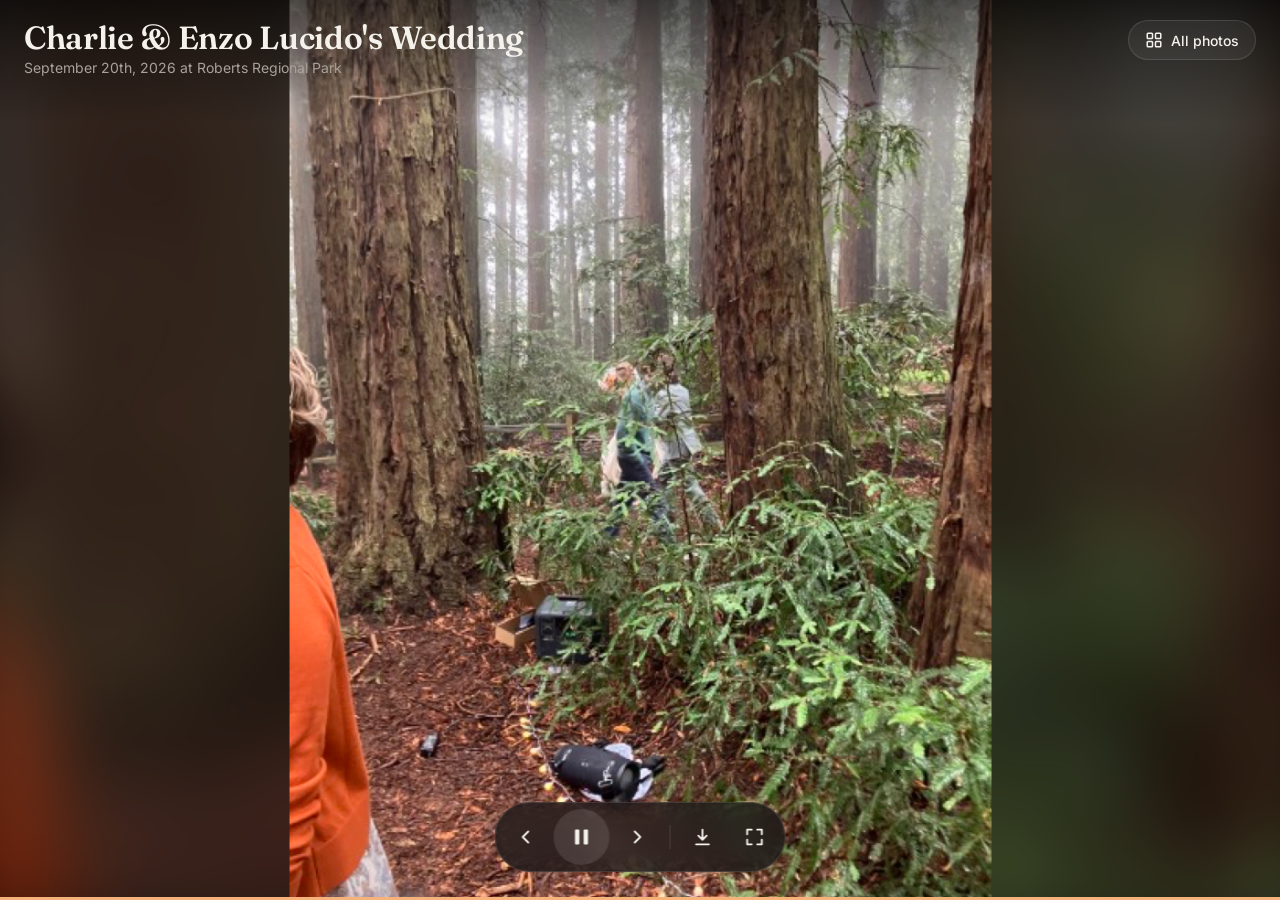
<file: index.html>
<!doctype html>
<html lang="en">
<head>
  <meta charset="utf-8">
  <meta name="viewport" content="width=device-width, initial-scale=1, viewport-fit=cover">
  <title>Event Photos</title>
  <meta name="theme-color" content="#000000">
  <link rel="preconnect" href="https://fonts.googleapis.com">
  <link rel="preconnect" href="https://fonts.gstatic.com" crossorigin>
  <link href="https://fonts.googleapis.com/css2?family=Fraunces:opsz,wght@9..144,600&family=Inter:wght@400;500&display=swap" rel="stylesheet">
  <link rel="icon" href="data:image/svg+xml,%3Csvg xmlns=%27http://www.w3.org/2000/svg%27 viewBox=%270 0 24 24%27%3E%3Crect x=%272%27 y=%276%27 width=%2720%27 height=%2715%27 rx=%273%27 fill=%27%23F5B27A%27/%3E%3Cpath d=%27M8 6l1.5-3h5L16 6%27 fill=%27%23F5B27A%27/%3E%3Ccircle cx=%2712%27 cy=%2713.5%27 r=%274%27 fill=%27%23111%27/%3E%3C/svg%3E">
  <link rel="stylesheet" href="assets/style.css">
</head>
<body class="show">

  <div class="stage" id="stage">
    <div class="layer"><div class="blur"></div><img alt=""></div>
    <div class="layer"><div class="blur"></div><img alt=""></div>
  </div>

  <header class="topbar">
    <div class="brand">
      <h1 data-event-name>Event Photos</h1>
      <p data-subtitle></p>
    </div>
    <a class="btn" href="gallery.html" title="See all photos">
      <svg viewBox="0 0 24 24" fill="none" stroke="currentColor" stroke-width="2" stroke-linecap="round"><rect x="3" y="3" width="7" height="7" rx="1"/><rect x="14" y="3" width="7" height="7" rx="1"/><rect x="3" y="14" width="7" height="7" rx="1"/><rect x="14" y="14" width="7" height="7" rx="1"/></svg>
      <span>All photos</span>
    </a>
  </header>

  <nav class="controls" aria-label="Slideshow controls">
    <button class="icon-btn" id="prev" title="Previous (←)">
      <svg viewBox="0 0 24 24" fill="none" stroke="currentColor" stroke-width="2" stroke-linecap="round" stroke-linejoin="round"><path d="M15 18l-6-6 6-6"/></svg>
      <span class="visually-hidden">Previous</span>
    </button>
    <button class="icon-btn big" id="play" title="Pause (space)">
      <svg id="icon-pause" viewBox="0 0 24 24" fill="currentColor"><rect x="6" y="5" width="4" height="14" rx="1"/><rect x="14" y="5" width="4" height="14" rx="1"/></svg>
      <svg id="icon-play" viewBox="0 0 24 24" fill="currentColor" hidden><path d="M8 5.5v13a1 1 0 0 0 1.5.86l10.5-6.5a1 1 0 0 0 0-1.72L9.5 4.64A1 1 0 0 0 8 5.5z"/></svg>
      <span class="visually-hidden">Play or pause</span>
    </button>
    <button class="icon-btn" id="next" title="Next (→)">
      <svg viewBox="0 0 24 24" fill="none" stroke="currentColor" stroke-width="2" stroke-linecap="round" stroke-linejoin="round"><path d="M9 18l6-6-6-6"/></svg>
      <span class="visually-hidden">Next</span>
    </button>
    <span class="sep"></span>
    <a class="icon-btn" id="download" href="#" download title="Download this photo (D)">
      <svg viewBox="0 0 24 24" fill="none" stroke="currentColor" stroke-width="2" stroke-linecap="round" stroke-linejoin="round"><path d="M12 4v11m0 0l-4.5-4.5M12 15l4.5-4.5M5 20h14"/></svg>
      <span class="visually-hidden">Download this photo</span>
    </a>
    <button class="icon-btn" id="fullscreen" title="Full screen (F)">
      <svg viewBox="0 0 24 24" fill="none" stroke="currentColor" stroke-width="2" stroke-linecap="round" stroke-linejoin="round"><path d="M4 9V4h5M20 9V4h-5M4 15v5h5M20 15v5h-5"/></svg>
      <span class="visually-hidden">Full screen</span>
    </button>
  </nav>

  <div class="progress"><span id="bar"></span></div>
  <div class="toast" id="toast"></div>

  <script src="config.js"></script>
  <script src="photos.js"></script>
  <script src="assets/common.js"></script>
  <script src="assets/slideshow.js"></script>
</body>
</html>
</file>
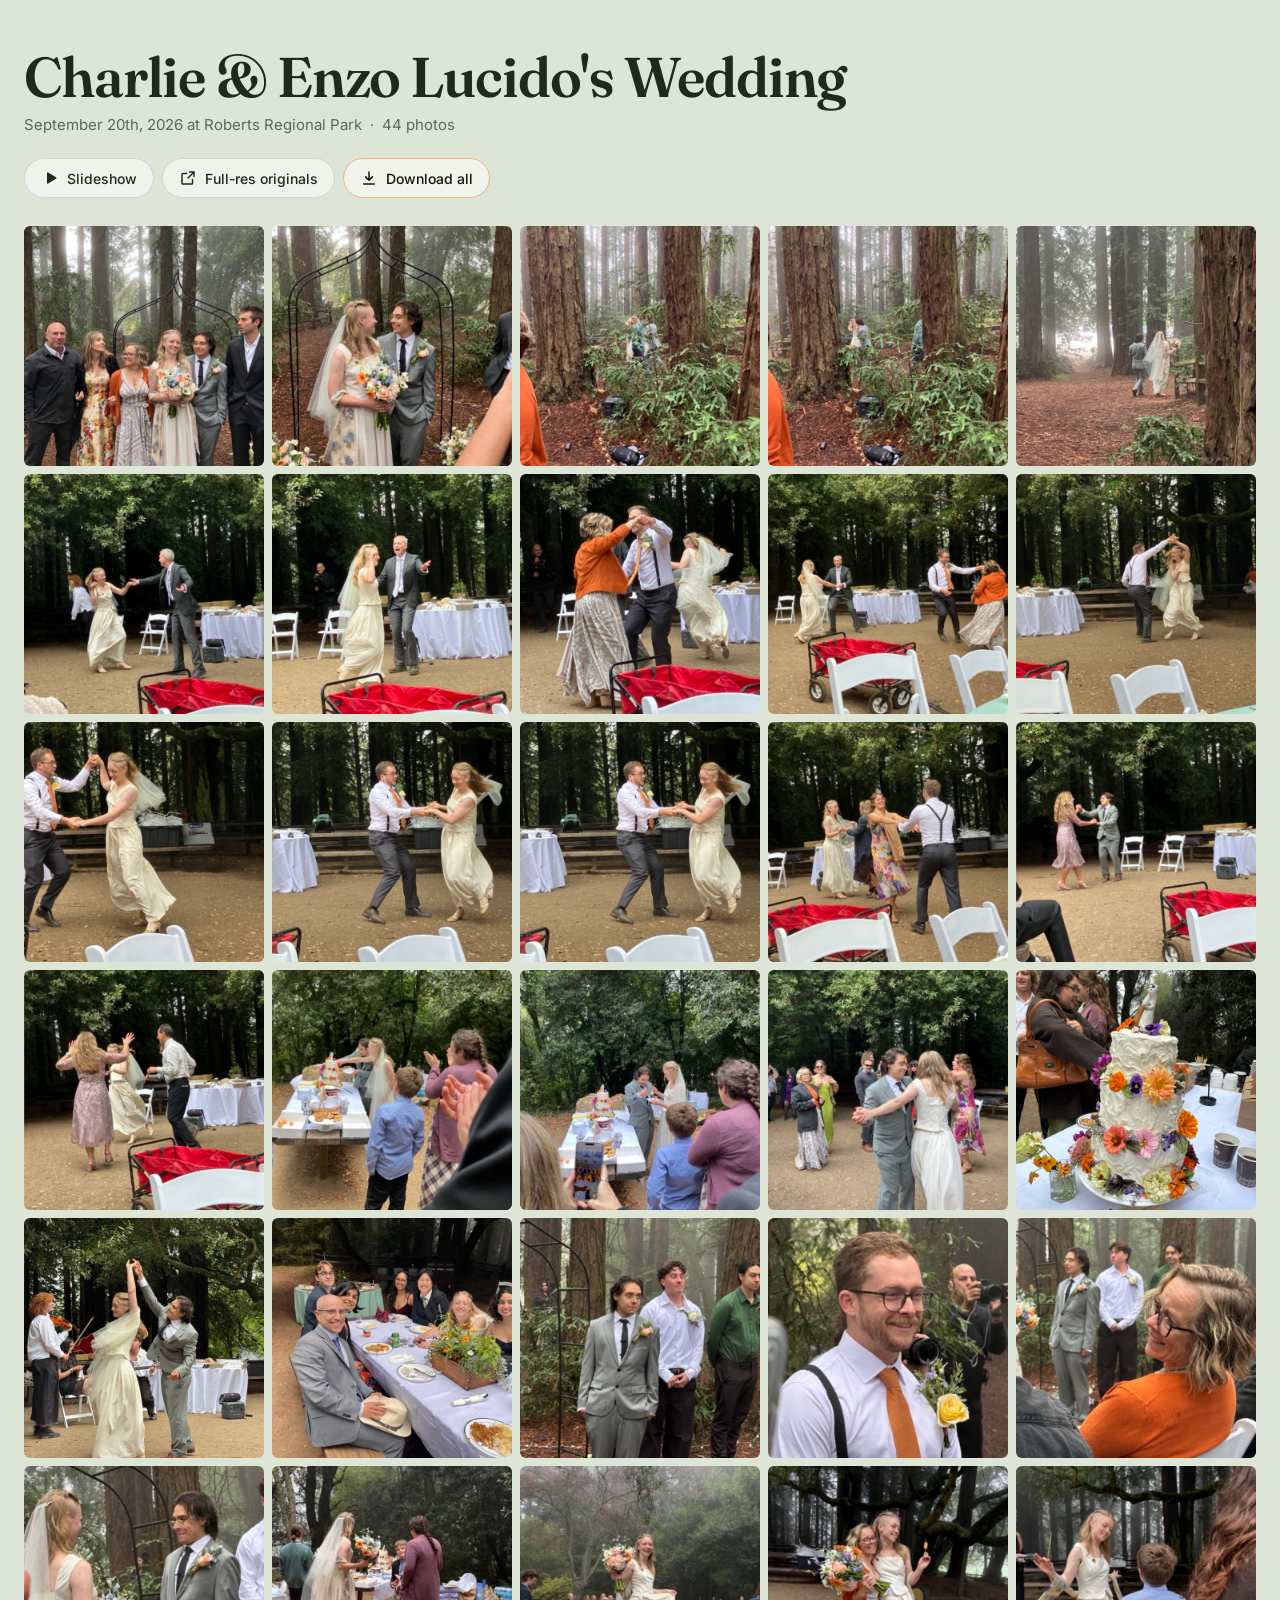
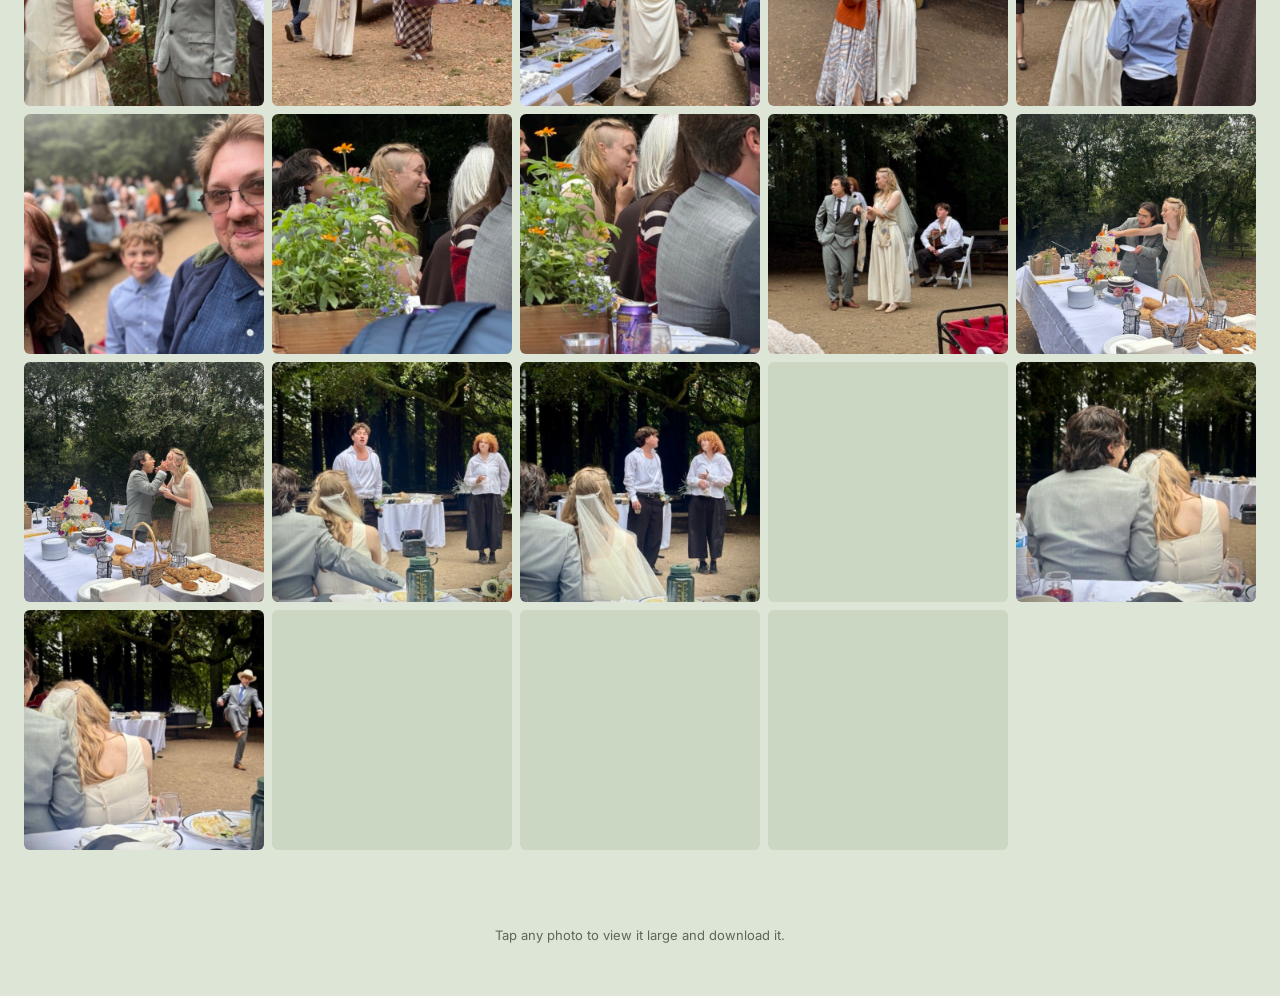
<file: gallery.html>
<!doctype html>
<html lang="en">
<head>
  <meta charset="utf-8">
  <meta name="viewport" content="width=device-width, initial-scale=1, viewport-fit=cover">
  <title>Event Photos</title>
  <meta name="theme-color" content="#0f0f11">
  <link rel="preconnect" href="https://fonts.googleapis.com">
  <link rel="preconnect" href="https://fonts.gstatic.com" crossorigin>
  <link href="https://fonts.googleapis.com/css2?family=Fraunces:opsz,wght@9..144,600&family=Inter:wght@400;500&display=swap" rel="stylesheet">
  <link rel="icon" href="data:image/svg+xml,%3Csvg xmlns=%27http://www.w3.org/2000/svg%27 viewBox=%270 0 24 24%27%3E%3Crect x=%272%27 y=%276%27 width=%2720%27 height=%2715%27 rx=%273%27 fill=%27%23F5B27A%27/%3E%3Cpath d=%27M8 6l1.5-3h5L16 6%27 fill=%27%23F5B27A%27/%3E%3Ccircle cx=%2712%27 cy=%2713.5%27 r=%274%27 fill=%27%23111%27/%3E%3C/svg%3E">
  <link rel="stylesheet" href="assets/style.css">
</head>
<body>

  <header class="g-header">
    <div>
      <h1 data-event-name>Event Photos</h1>
      <p class="meta"><span data-subtitle></span><span id="count"></span></p>
    </div>
    <div class="g-actions">
      <a class="btn" href="index.html">
        <svg viewBox="0 0 24 24" fill="currentColor"><path d="M8 5.5v13a1 1 0 0 0 1.5.86l10.5-6.5a1 1 0 0 0 0-1.72L9.5 4.64A1 1 0 0 0 8 5.5z"/></svg>
        Slideshow
      </a>
      <a class="btn" id="fullres" href="#" target="_blank" rel="noopener" hidden>
        <svg viewBox="0 0 24 24" fill="none" stroke="currentColor" stroke-width="2" stroke-linecap="round" stroke-linejoin="round"><path d="M14 4h6v6M20 4l-8 8M18 14v5a1 1 0 0 1-1 1H5a1 1 0 0 1-1-1V7a1 1 0 0 1 1-1h5"/></svg>
        Full-res originals
      </a>
      <button class="btn primary" id="zip">
        <svg viewBox="0 0 24 24" fill="none" stroke="currentColor" stroke-width="2" stroke-linecap="round" stroke-linejoin="round"><path d="M12 4v11m0 0l-4.5-4.5M12 15l4.5-4.5M5 20h14"/></svg>
        <span id="zip-label">Download all</span>
      </button>
    </div>
  </header>

  <main class="grid" id="grid"></main>
  <p class="g-footer">Tap any photo to view it large and download it.</p>

  <div class="lightbox" id="lb" role="dialog" aria-modal="true" aria-label="Photo viewer">
    <div class="lb-top">
      <span class="lb-count" id="lb-count"></span>
      <div class="right">
        <a class="icon-btn" id="lb-dl" href="#" download title="Download (D)">
          <svg viewBox="0 0 24 24" fill="none" stroke="currentColor" stroke-width="2" stroke-linecap="round" stroke-linejoin="round"><path d="M12 4v11m0 0l-4.5-4.5M12 15l4.5-4.5M5 20h14"/></svg>
          <span class="visually-hidden">Download</span>
        </a>
        <button class="icon-btn" id="lb-close" title="Close (Esc)">
          <svg viewBox="0 0 24 24" fill="none" stroke="currentColor" stroke-width="2" stroke-linecap="round"><path d="M6 6l12 12M18 6L6 18"/></svg>
          <span class="visually-hidden">Close</span>
        </button>
      </div>
    </div>
    <div class="lb-img"><img id="lb-img" alt=""></div>
    <button class="icon-btn big lb-nav lb-prev" id="lb-prev" title="Previous (←)">
      <svg viewBox="0 0 24 24" fill="none" stroke="currentColor" stroke-width="2" stroke-linecap="round" stroke-linejoin="round"><path d="M15 18l-6-6 6-6"/></svg>
      <span class="visually-hidden">Previous</span>
    </button>
    <button class="icon-btn big lb-nav lb-next" id="lb-next" title="Next (→)">
      <svg viewBox="0 0 24 24" fill="none" stroke="currentColor" stroke-width="2" stroke-linecap="round" stroke-linejoin="round"><path d="M9 18l6-6-6-6"/></svg>
      <span class="visually-hidden">Next</span>
    </button>
  </div>

  <script src="config.js"></script>
  <script src="photos.js"></script>
  <script src="assets/common.js"></script>
  <script src="assets/gallery.js"></script>
</body>
</html>
</file>
<file: assets/style.css>
:root {
  --bg: #0f0f11;
  --panel: rgba(18, 18, 20, 0.72);
  --line: rgba(255, 255, 255, 0.12);
  --fg: #f5f2ec;
  --muted: #a8a29a;
  --accent: #e9b44c;
  --radius: 12px;
  --display: "Fraunces", Georgia, serif;
  --body: "Inter", system-ui, -apple-system, "Segoe UI", sans-serif;
}

* { box-sizing: border-box; }
[hidden] { display: none !important; }
html, body { margin: 0; }
body {
  background: var(--bg);
  color: var(--fg);
  font-family: var(--body);
  -webkit-font-smoothing: antialiased;
}
a { color: inherit; }
button { font: inherit; color: inherit; }
.visually-hidden {
  position: absolute; width: 1px; height: 1px; overflow: hidden;
  clip: rect(0 0 0 0); white-space: nowrap;
}

/* ---------- Buttons ---------- */
.btn {
  display: inline-flex; align-items: center; gap: 8px;
  height: 40px; padding: 0 16px;
  border-radius: 999px;
  border: 1px solid var(--line);
  background: rgba(255, 255, 255, 0.06);
  color: var(--fg);
  font-size: 14px; font-weight: 500;
  text-decoration: none; white-space: nowrap;
  cursor: pointer;
  transition: background 0.15s, border-color 0.15s;
}
.btn:hover { background: rgba(255, 255, 255, 0.12); }
.btn:disabled { opacity: 0.6; cursor: progress; }
.btn.primary { background: var(--accent); border-color: var(--accent); color: #17130b; }
.btn.primary:hover { filter: brightness(1.08); }
.btn svg { width: 18px; height: 18px; flex: none; }

.icon-btn {
  display: inline-grid; place-items: center;
  width: 48px; height: 48px;
  border-radius: 999px; border: 0;
  background: transparent; color: var(--fg);
  cursor: pointer; text-decoration: none;
  transition: background 0.15s;
}
.icon-btn:hover { background: rgba(255, 255, 255, 0.14); }
.icon-btn svg { width: 22px; height: 22px; }
.icon-btn.big { width: 56px; height: 56px; background: rgba(255, 255, 255, 0.1); }
.icon-btn.big svg { width: 26px; height: 26px; }

:focus-visible { outline: 2px solid var(--accent); outline-offset: 2px; }

/* ---------- Slideshow page ---------- */
body.show { height: 100vh; height: 100dvh; overflow: hidden; }

.stage { position: fixed; inset: 0; background: #000; }
.layer {
  position: absolute; inset: 0;
  opacity: 0;
  transition: opacity 1.2s ease;
}
.layer.active { opacity: 1; }
.layer .blur {
  position: absolute; inset: -40px;
  background-size: cover; background-position: center;
  filter: blur(40px) brightness(0.45) saturate(1.2);
}
.layer img {
  position: absolute; inset: 0;
  width: 100%; height: 100%;
  object-fit: contain;
}
.layer.active img { animation: drift var(--slide-ms, 6000ms) linear both; }
@keyframes drift { from { transform: scale(1); } to { transform: scale(1.04); } }
@media (prefers-reduced-motion: reduce) {
  .layer { transition-duration: 0.3s; }
  .layer.active img { animation: none; }
}

.topbar {
  position: fixed; top: 0; left: 0; right: 0;
  display: flex; align-items: flex-start; justify-content: space-between; gap: 16px;
  padding: 20px 24px 48px;
  background: linear-gradient(to bottom, rgba(0,0,0,0.6), transparent);
  z-index: 5;
}
.brand h1 {
  margin: 0;
  font-family: var(--display); font-weight: 600;
  font-size: clamp(22px, 3vw, 32px); line-height: 1.1;
  letter-spacing: -0.01em;
}
.brand p { margin: 4px 0 0; color: var(--muted); font-size: 14px; }

.controls {
  position: fixed; left: 50%; bottom: 28px; transform: translateX(-50%);
  display: flex; align-items: center; gap: 4px;
  padding: 6px;
  border-radius: 999px;
  background: var(--panel);
  border: 1px solid var(--line);
  backdrop-filter: blur(14px); -webkit-backdrop-filter: blur(14px);
  z-index: 5;
}
.controls .sep { width: 1px; height: 24px; background: var(--line); margin: 0 4px; }

.progress {
  position: fixed; left: 0; right: 0; bottom: 0; height: 3px;
  background: rgba(255,255,255,0.08); z-index: 5;
}
.progress span {
  display: block; height: 100%; width: 0;
  background: var(--accent);
}
.progress span.run { animation: grow var(--slide-ms, 6000ms) linear forwards; }
.progress span.paused { animation-play-state: paused; }
@keyframes grow { from { width: 0; } to { width: 100%; } }

.topbar, .controls, .progress { transition: opacity 0.4s; }
body.idle .topbar, body.idle .controls, body.idle .progress { opacity: 0; }
body.idle { cursor: none; }

.toast {
  position: fixed; top: 50%; left: 50%; transform: translate(-50%, -50%);
  padding: 10px 18px; border-radius: 999px;
  background: var(--panel); border: 1px solid var(--line);
  font-size: 14px; pointer-events: none;
  opacity: 0; transition: opacity 0.25s; z-index: 6;
}
.toast.show { opacity: 1; }

.empty {
  position: fixed; inset: 0; display: grid; place-items: center;
  text-align: center; padding: 24px; color: var(--muted);
}

@media (max-width: 600px) {
  .topbar { padding: 14px 16px 40px; }
  .topbar .btn span { display: none; }
  .topbar .btn { padding: 0 12px; }
  .controls { bottom: 18px; gap: 0; }
  .icon-btn { width: 44px; height: 44px; }
  .icon-btn.big { width: 52px; height: 52px; }
}

/* ---------- Gallery page ---------- */
.g-header {
  max-width: 1400px; margin: 0 auto;
  padding: 48px 24px 28px;
  display: flex; align-items: flex-end; justify-content: space-between; gap: 24px;
  flex-wrap: wrap;
}
.g-header h1 {
  margin: 0;
  font-family: var(--display); font-weight: 600;
  font-size: clamp(32px, 5vw, 56px); line-height: 1.02;
  letter-spacing: -0.02em;
}
.g-header .meta { margin: 10px 0 0; color: var(--muted); font-size: 15px; }
.g-header .meta span + span::before { content: "·"; margin: 0 8px; }
.g-actions { display: flex; gap: 8px; flex-wrap: wrap; }

.grid {
  max-width: 1400px; margin: 0 auto;
  padding: 0 24px 64px;
  display: grid;
  grid-template-columns: repeat(auto-fill, minmax(200px, 1fr));
  gap: 8px;
}
.tile {
  position: relative; display: block;
  aspect-ratio: 1; padding: 0; border: 0;
  border-radius: 6px; overflow: hidden;
  background: #1b1b1e;
  cursor: zoom-in;
}
.tile img {
  width: 100%; height: 100%; object-fit: cover; display: block;
  opacity: 0; transition: opacity 0.4s, transform 0.4s;
}
.tile img.loaded { opacity: 1; }
.tile:hover img { transform: scale(1.03); }

.g-footer {
  text-align: center; color: var(--muted); font-size: 13px;
  padding: 0 24px 40px;
}

@media (max-width: 600px) {
  .g-header { padding: 28px 16px 20px; }
  .g-actions { width: 100%; }
  .g-actions .btn { flex: 1 1 auto; justify-content: center; padding: 0 12px; }
  .grid { padding: 0 16px 48px; gap: 4px; grid-template-columns: repeat(3, 1fr); }
  .tile { border-radius: 3px; }
}

/* ---------- Lightbox ---------- */
.lightbox {
  position: fixed; inset: 0; z-index: 20;
  background: rgba(8, 8, 9, 0.98);
  display: none;
}
.lightbox.open { display: block; }
.lb-img {
  position: absolute; inset: 64px 84px 40px;
}
.lb-img img {
  position: absolute; inset: 0;
  width: 100%; height: 100%;
  object-fit: contain;
  transition: opacity 0.2s;
}
.lb-img img.loading { opacity: 0.3; }
.lb-top {
  position: absolute; top: 0; left: 0; right: 0;
  display: flex; align-items: center; justify-content: space-between;
  padding: 10px 12px 10px 20px;
}
.lb-count { color: var(--muted); font-size: 14px; font-variant-numeric: tabular-nums; }
.lb-top .right { display: flex; gap: 4px; }
.lb-nav {
  position: absolute; top: 50%; transform: translateY(-50%);
}
.lb-prev { left: 12px; }
.lb-next { right: 12px; }

@media (max-width: 600px) {
  .lb-img { inset: 60px 0 60px; }
  .lb-nav { top: auto; bottom: 8px; transform: none; }
  .lb-prev { left: 16px; }
  .lb-next { right: 16px; }
}
/* ---------- Light sage theme (gallery page) ---------- */
body:not(.show) {
  --bg: #DDE5D6;                       /* page background */
  --fg: #1F2A1E;                       /* dark green-black text */
  --muted: #5B6858;                    /* secondary text */
  --line: rgba(31, 42, 30, 0.14);      /* button borders */
}
body:not(.show) .btn { background: rgba(255, 255, 255, 0.55); }
body:not(.show) .btn:hover { background: rgba(255, 255, 255, 0.85); }
body:not(.show) .tile { background: #CBD6C3; }  /* shown while thumbnails load */
body:not(.show) .lightbox { --fg: #F5F2EC; --muted: #A8A29A; }  /* keep the photo viewer dark */
</file>
